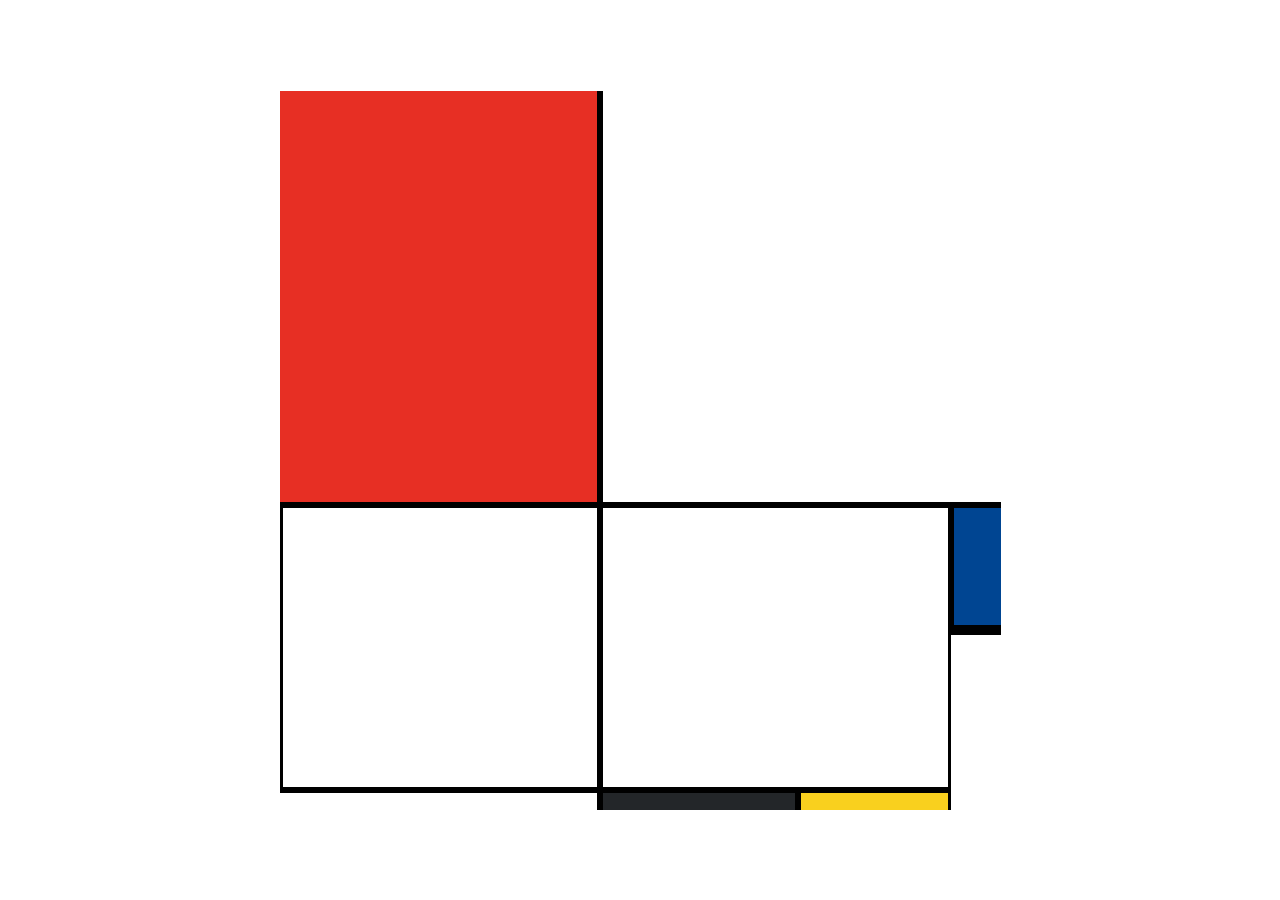
<file: assets/10.3 Mondrian Project/index.html>
<!DOCTYPE html>
<html lang="en">

<head>
  <meta charset="UTF-8">
  <meta name="viewport" content="width=device-width, initial-scale=1.0">
  <title>Mondrian Project</title>
  <style>
    body{
      display: flex;
      justify-content: center;
      align-items: center;
      height: 100vh;
      margin: 0;
      padding: 0; }
    .grid-container{
      display: grid;
      grid-template-columns: 320px 198px 153px 50px;
      grid-template-rows: 414px 130px 155px 20px ;
      
    }
    .grid-item-1{
      background-color: #E72F24;
      border: solid black;
      border-left: 50px;
      border-top: 50px ;
    }
    .grid-item-2{
      border: solid;
      grid-column: 2 / 5;
      border-right: 50px;
      border-top: 50px ;
    }
    .grid-item-3{
      border: solid black;
      grid-row: 2 / 4;
    }
    .grid-item-4{
      border: solid black;
      grid-row: 2 / 4;
      grid-column: 2 / 4;
    }
    .grid-item-5{
      border: solid black;
      grid-row: 2;
      border-bottom-width: 10px;
      background-color:#004592 ;
      grid-column: 4 / 5 ; 
      border-right: 50px;
    }
    .grid-item-6{
      border: solid black;
      grid-row: 4;
      border-bottom: 50px;
      border-left: 50px;
    }
    .grid-item-7{
      border: solid black;
      background-color: #F9D01E;
      grid-row: 4;
      grid-column: 3 ;
      border-bottom: 50px;
    }
    .grid-item-8{
      border: solid black;
      background-color:#232629 ;
      grid-row: 4;
      border-bottom: 50px;
    }
  </style>
</head>

<body>
<div class="grid-container">
  <div class="grid-item-1"></div>
  <div class="grid-item-2"></div>
  <div class="grid-item-3"></div>
  <div class="grid-item-4"></div>
  <div class="grid-item-5"></div>
  <div class="grid-item-6"></div>
  <div class="grid-item-7"></div>
  <div class="grid-item-8"></div>
</div>
</body>

</html>
</file>
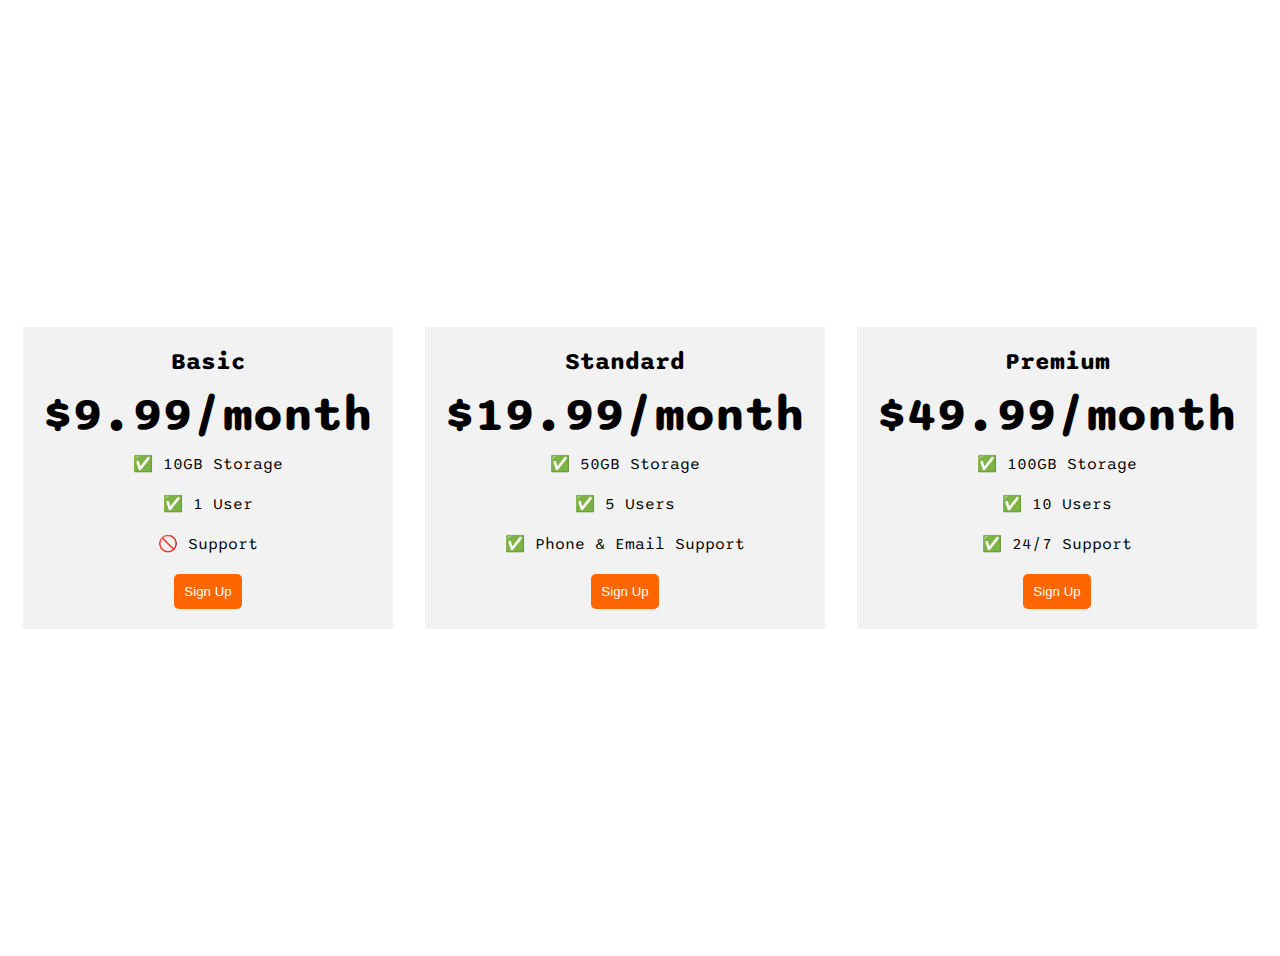
<file: assets/9.4+Flexbox+Pricing+Table+Project/index.html>
<!DOCTYPE html>
<html>
  <head>
    <title>Flexbox Pricing Table</title>
    <link rel="preconnect" href="https://fonts.googleapis.com" />
    <link rel="preconnect" href="https://fonts.gstatic.com" crossorigin />
    <link
      href="https://fonts.googleapis.com/css2?family=Sono:wght@400;700&display=swap"
      rel="stylesheet"
    />
    <style>
      body {
        font-family: "Sono", sans-serif;
      }

      /* Hint: What can you do with a media query and flexbox? */
        .pricing-container{
          display: flex ;
          justify-content : center ;
          align-items: center;
          height: 100vh;
          gap: 2rem;
          padding: 20px;
        }
        .pricing-plan {
          background-color: hsl(0, 0%, 95%);
          text-align: center;
          flex: 1;
          max-width: 400px;
          padding: 20px;
        }
        .plan-title{
          font-weight: bold;
          font-size: 24px;
          margin-bottom: 10px;
        }
        .plan-price {
          text-align: center;
          font-weight: bolder;
          font-size: 48px;
          margin-bottom: 10px;
        }
        .plan-button{
        border: none;
        background-color: #ff6600 ;
        color: white; 
        border-radius: 5px;
        padding: 10px;
        }
        .plan-features{
          list-style: none;
          padding: 0%;
          margin: 0%;
        }
        .plan-features li{
          margin-bottom: 20px;
        }
        @media (max-width: 1250px){
          .pricing-container{
            flex-direction: column;
            height: 100%;
          }
        }
     
    </style>
  </head>

  <body>
    <div class="pricing-container">
      <div class="pricing-plan">
        <div class="plan-title">Basic</div>
        <div class="plan-price">$9.99/month</div>
        <ul class="plan-features">
          <li>✅ 10GB Storage</li>
          <li>✅ 1 User</li>
          <li>🚫 Support</li>
        </ul>
        <button class="plan-button">Sign Up</button>
      </div>
      <div class="pricing-plan">
        <div class="plan-title">Standard</div>
        <div class="plan-price">$19.99/month</div>
        <ul class="plan-features">
          <li>✅ 50GB Storage</li>
          <li>✅ 5 Users</li>
          <li>✅ Phone &amp; Email Support</li>
        </ul>
        <button class="plan-button">Sign Up</button>
      </div>
      <div class="pricing-plan">
        <div class="plan-title">Premium</div>
        <div class="plan-price">$49.99/month</div>
        <ul class="plan-features">
          <li>✅ 100GB Storage</li>
          <li>✅ 10 Users</li>
          <li>✅ 24/7 Support</li>
        </ul>
        <button class="plan-button">Sign Up</button>
      </div>
    </div>
  </body>
</html>
</file>
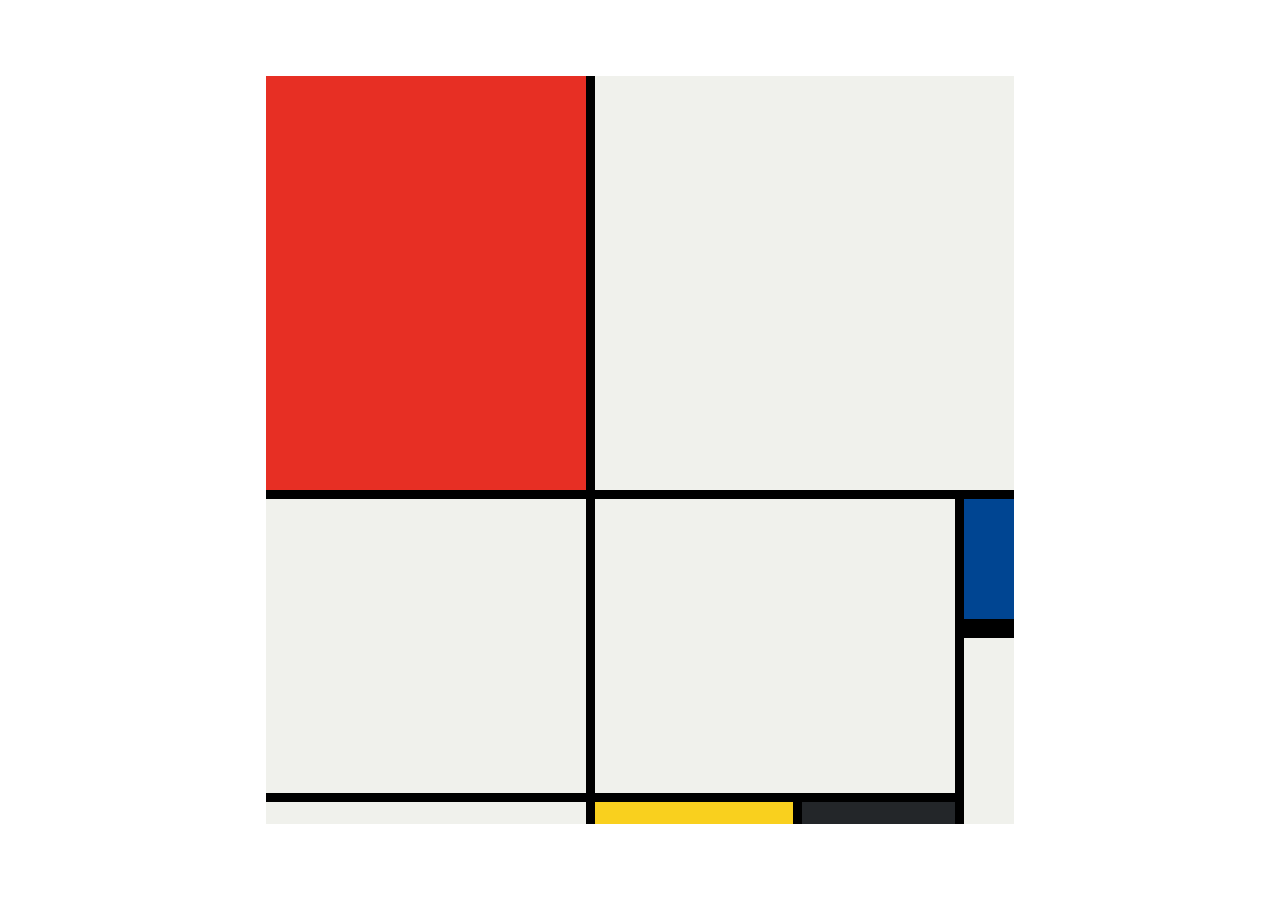
<file: assets/10.3 Mondrian Project/solution.html>
<!DOCTYPE html>
<html lang="en">

<head>
  <meta charset="UTF-8">
  <meta name="viewport" content="width=device-width, initial-scale=1.0">
  <title>Mondrian Project</title>
  <style>
    /* 
    Write your CSS here 
    Line Colour: #000
    White: #F0F1EC
    Red: #E72F24
    Black: #232629
    Blue: #004592
    Yellow: #F9D01E
    */
    body {
      display: flex;
      justify-content: center;
      
      align-items: center;
      height: 100vh;
      margin: 0;
      padding: 0;
    }

    .container {
      height: 748px;
      width: 748px;
      display: grid;
      background-color: #000;
      grid-template-columns: 320px 198px 153px 50px;
      grid-template-rows: 414px 130px 155px 22px;
      gap: 9px;
    }

    .item {
      background-color: #F0F1EC;
    }

    .red {
      background-color: #E72F24;
    }

    .white1 {
      grid-column: span 3;
    }

    .white2 {
      grid-row: span 2;
    }

    .white3 {
      grid-area: 2 / 2 / 4 /4
    }

    .blue {
      background-color: #004592;
      border-bottom: 10px solid #000;
    }

    .white4 {
      grid-row: span 2;
    }

    .yellow {
      background-color: #F9D01E;
    }

    .black {
      background-color: #232629;
    }
  </style>
</head>

<body>
  <!-- Write your HTML here -->

  <div class="container">
    <div class="item red"></div>
    <div class="item white1"></div>
    <div class="item white2"></div>
    <div class="item white3"></div>

    <div class="item blue"></div>
    <div class="item white4"></div>

    <div class="item"></div>
    <div class="item yellow"></div>
    <div class="item black"></div>
  </div>
</body>

</html>
</file>
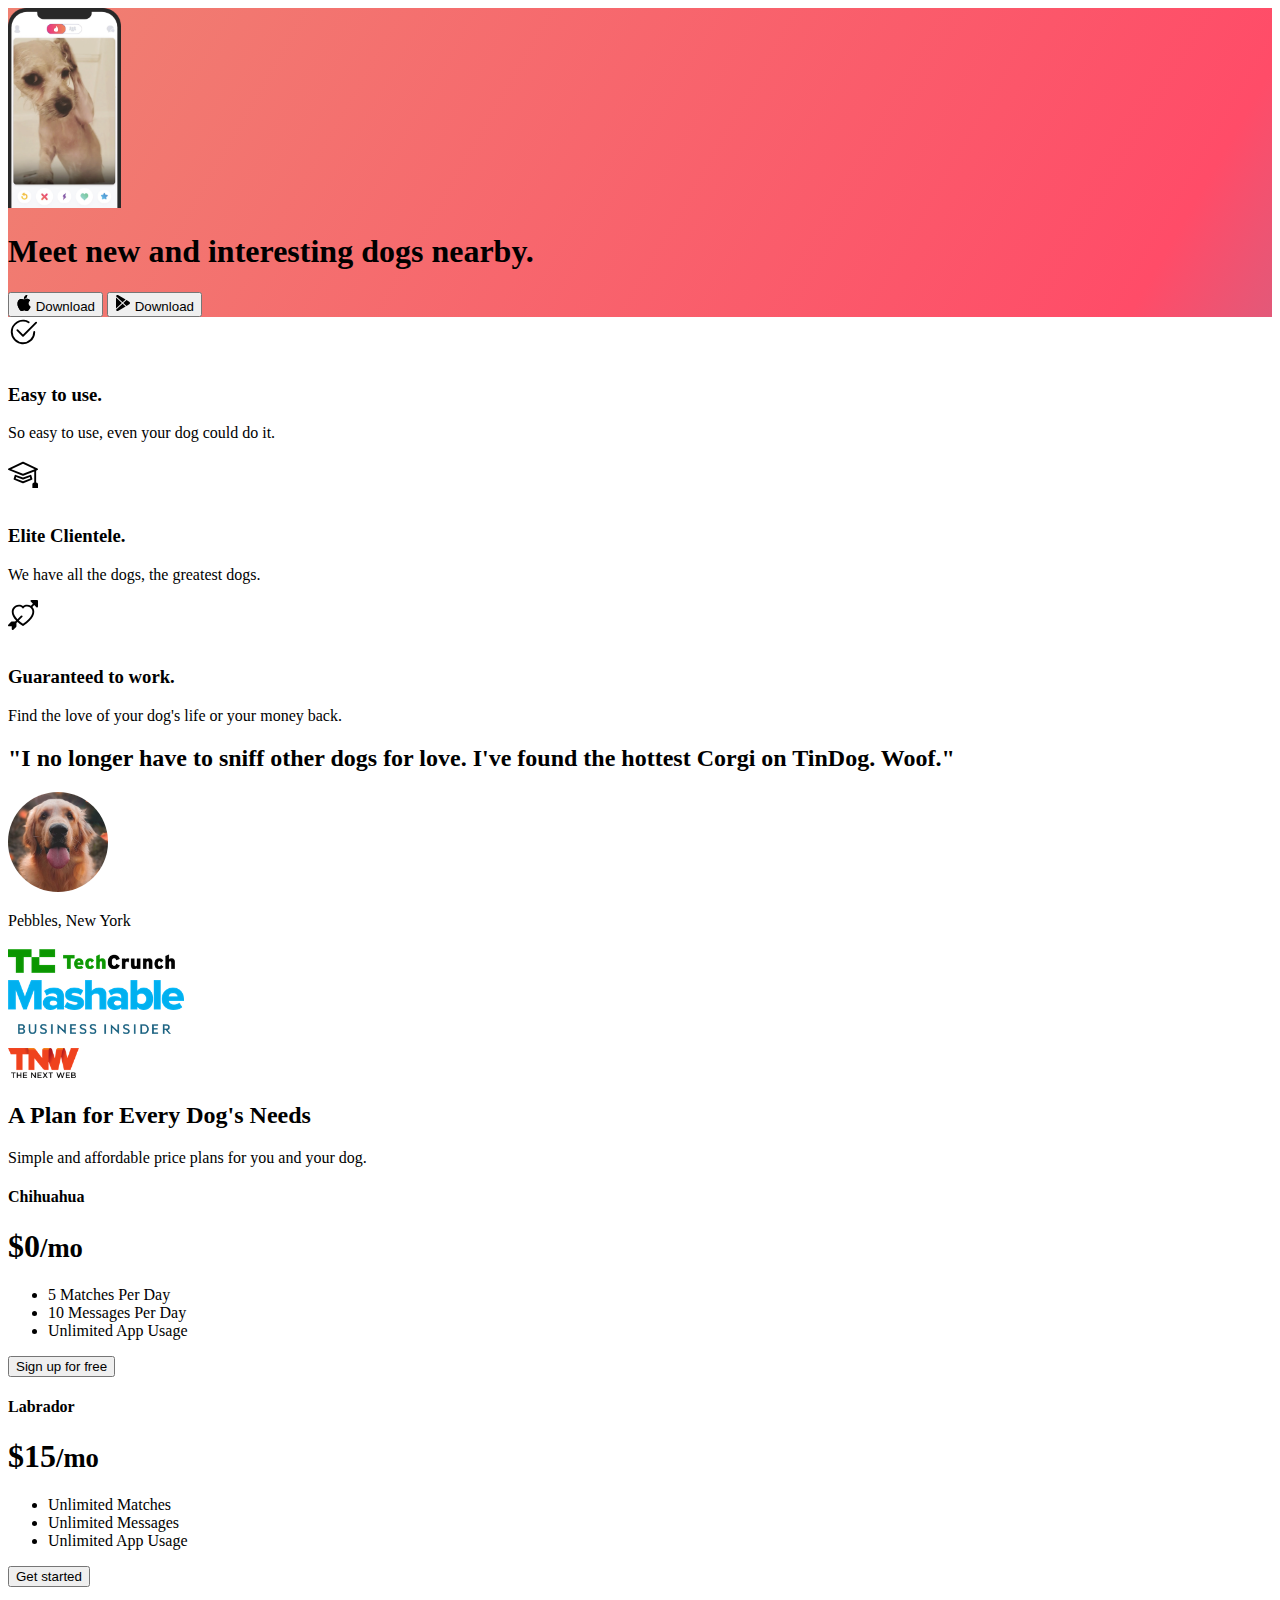
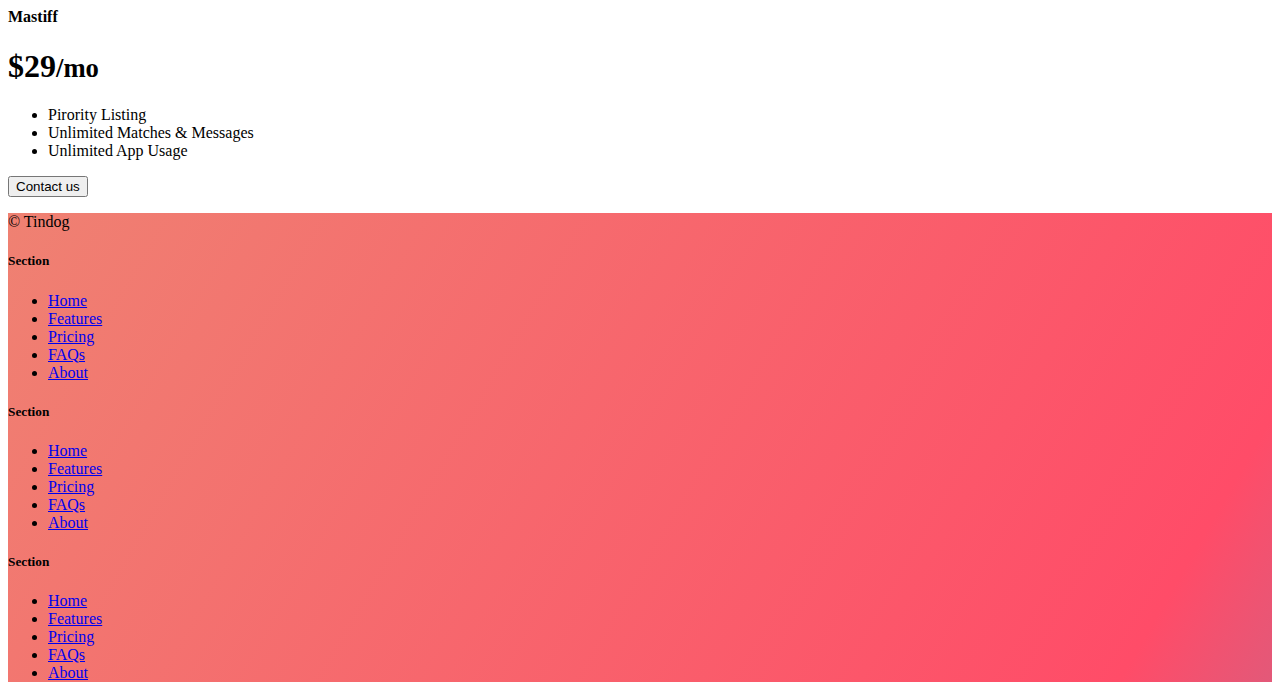
<file: assets/11.3 TinDog Project/solution.html>
<!DOCTYPE html>
<html lang="en">

<head>
  <meta charset="UTF-8">
  <meta name="viewport" content="width=device-width, initial-scale=1.0">
  <title>TinDog</title>
  <link href="https://cdn.jsdelivr.net/npm/bootstrap@5.3.0-alpha3/dist/css/bootstrap.min.css" rel="stylesheet"
    integrity="sha384-KK94CHFLLe+nY2dmCWGMq91rCGa5gtU4mk92HdvYe+M/SXH301p5ILy+dN9+nJOZ" crossorigin="anonymous">
  <link rel="stylesheet" href="./css/solution.css">
</head>

<body>


  <!-- Title -->
  <section id="title" class="gradient-background">

    <div class="container col-xxl-8 px-4 pt-5">
      <div class="row flex-lg-row-reverse align-items-center g-5 pt-5">
        <div class="col-10 col-sm-8 col-lg-6">
          <img src="./images/iphone.png" class="d-block mx-lg-auto img-fluid" alt="Bootstrap Themes" height="200"
            loading="lazy">
        </div>
        <div class="col-lg-6">
          <h1 class="display-5 fw-bold text-body-emphasis lh-1 mb-3">Meet new and interesting dogs nearby.</h1>

          <div class="d-grid gap-2 d-md-flex justify-content-md-start">
            <button type="button" class="btn btn-light btn-lg px-4 me-md-2"><svg xmlns="http://www.w3.org/2000/svg"
                width="16" height="16" fill="currentColor" class="bi bi-apple mb-1" viewBox="0 0 16 16">
                <path
                  d="M11.182.008C11.148-.03 9.923.023 8.857 1.18c-1.066 1.156-.902 2.482-.878 2.516.024.034 1.52.087 2.475-1.258.955-1.345.762-2.391.728-2.43Zm3.314 11.733c-.048-.096-2.325-1.234-2.113-3.422.212-2.189 1.675-2.789 1.698-2.854.023-.065-.597-.79-1.254-1.157a3.692 3.692 0 0 0-1.563-.434c-.108-.003-.483-.095-1.254.116-.508.139-1.653.589-1.968.607-.316.018-1.256-.522-2.267-.665-.647-.125-1.333.131-1.824.328-.49.196-1.422.754-2.074 2.237-.652 1.482-.311 3.83-.067 4.56.244.729.625 1.924 1.273 2.796.576.984 1.34 1.667 1.659 1.899.319.232 1.219.386 1.843.067.502-.308 1.408-.485 1.766-.472.357.013 1.061.154 1.782.539.571.197 1.111.115 1.652-.105.541-.221 1.324-1.059 2.238-2.758.347-.79.505-1.217.473-1.282Z" />
                <path
                  d="M11.182.008C11.148-.03 9.923.023 8.857 1.18c-1.066 1.156-.902 2.482-.878 2.516.024.034 1.52.087 2.475-1.258.955-1.345.762-2.391.728-2.43Zm3.314 11.733c-.048-.096-2.325-1.234-2.113-3.422.212-2.189 1.675-2.789 1.698-2.854.023-.065-.597-.79-1.254-1.157a3.692 3.692 0 0 0-1.563-.434c-.108-.003-.483-.095-1.254.116-.508.139-1.653.589-1.968.607-.316.018-1.256-.522-2.267-.665-.647-.125-1.333.131-1.824.328-.49.196-1.422.754-2.074 2.237-.652 1.482-.311 3.83-.067 4.56.244.729.625 1.924 1.273 2.796.576.984 1.34 1.667 1.659 1.899.319.232 1.219.386 1.843.067.502-.308 1.408-.485 1.766-.472.357.013 1.061.154 1.782.539.571.197 1.111.115 1.652-.105.541-.221 1.324-1.059 2.238-2.758.347-.79.505-1.217.473-1.282Z" />
              </svg> Download</button>
            <button type="button" class="btn btn-outline-light btn-lg px-4"><svg xmlns="http://www.w3.org/2000/svg"
                width="16" height="16" fill="currentColor" class="bi bi-google-play mb-1" viewBox="0 0 16 16">
                <path
                  d="M14.222 9.374c1.037-.61 1.037-2.137 0-2.748L11.528 5.04 8.32 8l3.207 2.96 2.694-1.586Zm-3.595 2.116L7.583 8.68 1.03 14.73c.201 1.029 1.36 1.61 2.303 1.055l7.294-4.295ZM1 13.396V2.603L6.846 8 1 13.396ZM1.03 1.27l6.553 6.05 3.044-2.81L3.333.215C2.39-.341 1.231.24 1.03 1.27Z" />
              </svg> Download</button>
          </div>
        </div>
      </div>
    </div>
  </section>
  <!-- Features -->
  <section id="features">
    <div class="container mt-5">
      <div class="row g-4 py-5 row-cols-1 row-cols-lg-3">
        <div class="col d-flex align-items-start">
          <div
            class="icon-square text-body-emphasis bg-body-secondary d-inline-flex align-items-center justify-content-center fs-4 flex-shrink-0 me-3">
            <svg xmlns="http://www.w3.org/2000/svg" height="30" fill="currentColor" class="bi bi-check2-circle"
              viewBox="0 0 16 16">
              <path
                d="M2.5 8a5.5 5.5 0 0 1 8.25-4.764.5.5 0 0 0 .5-.866A6.5 6.5 0 1 0 14.5 8a.5.5 0 0 0-1 0 5.5 5.5 0 1 1-11 0z" />
              <path
                d="M15.354 3.354a.5.5 0 0 0-.708-.708L8 9.293 5.354 6.646a.5.5 0 1 0-.708.708l3 3a.5.5 0 0 0 .708 0l7-7z" />
            </svg>
          </div>
          <div>
            <h3 class="fs-2">Easy to use.</h3>
            <p>So easy to use, even your dog could do it.</p>

          </div>
        </div>
        <div class="col d-flex align-items-start">
          <div
            class="icon-square text-body-emphasis bg-body-secondary d-inline-flex align-items-center justify-content-center fs-4 flex-shrink-0 me-3">
            <svg xmlns="http://www.w3.org/2000/svg" height="30" fill="currentColor" class="bi bi-mortarboard"
              viewBox="0 0 16 16">
              <path
                d="M8.211 2.047a.5.5 0 0 0-.422 0l-7.5 3.5a.5.5 0 0 0 .025.917l7.5 3a.5.5 0 0 0 .372 0L14 7.14V13a1 1 0 0 0-1 1v2h3v-2a1 1 0 0 0-1-1V6.739l.686-.275a.5.5 0 0 0 .025-.917l-7.5-3.5ZM8 8.46 1.758 5.965 8 3.052l6.242 2.913L8 8.46Z" />
              <path
                d="M4.176 9.032a.5.5 0 0 0-.656.327l-.5 1.7a.5.5 0 0 0 .294.605l4.5 1.8a.5.5 0 0 0 .372 0l4.5-1.8a.5.5 0 0 0 .294-.605l-.5-1.7a.5.5 0 0 0-.656-.327L8 10.466 4.176 9.032Zm-.068 1.873.22-.748 3.496 1.311a.5.5 0 0 0 .352 0l3.496-1.311.22.748L8 12.46l-3.892-1.556Z" />
            </svg>
          </div>
          <div>
            <h3 class="fs-2">Elite Clientele.</h3>
            <p>We have all the dogs, the greatest dogs.</p>

          </div>
        </div>
        <div class="col d-flex align-items-start">
          <div
            class="icon-square text-body-emphasis bg-body-secondary d-inline-flex align-items-center justify-content-center fs-4 flex-shrink-0 me-3">
            <svg xmlns="http://www.w3.org/2000/svg" height="30" fill="currentColor" class="bi bi-arrow-through-heart"
              viewBox="0 0 16 16">
              <path fill-rule="evenodd"
                d="M2.854 15.854A.5.5 0 0 1 2 15.5V14H.5a.5.5 0 0 1-.354-.854l1.5-1.5A.5.5 0 0 1 2 11.5h1.793l.53-.53c-.771-.802-1.328-1.58-1.704-2.32-.798-1.575-.775-2.996-.213-4.092C3.426 2.565 6.18 1.809 8 3.233c1.25-.98 2.944-.928 4.212-.152L13.292 2 12.147.854A.5.5 0 0 1 12.5 0h3a.5.5 0 0 1 .5.5v3a.5.5 0 0 1-.854.354L14 2.707l-1.006 1.006c.236.248.44.531.6.845.562 1.096.585 2.517-.213 4.092-.793 1.563-2.395 3.288-5.105 5.08L8 13.912l-.276-.182a21.86 21.86 0 0 1-2.685-2.062l-.539.54V14a.5.5 0 0 1-.146.354l-1.5 1.5Zm2.893-4.894A20.419 20.419 0 0 0 8 12.71c2.456-1.666 3.827-3.207 4.489-4.512.679-1.34.607-2.42.215-3.185-.817-1.595-3.087-2.054-4.346-.761L8 4.62l-.358-.368c-1.259-1.293-3.53-.834-4.346.761-.392.766-.464 1.845.215 3.185.323.636.815 1.33 1.519 2.065l1.866-1.867a.5.5 0 1 1 .708.708L5.747 10.96Z" />
            </svg>
          </div>
          <div>
            <h3 class="fs-2">Guaranteed to work.</h3>
            <p>Find the love of your dog's life or your money back.</p>

          </div>
        </div>
      </div>
    </div>
  </section>
  <!-- Testimonial -->
  <section id="testimonial">
    <div class="my-5">
      <div class="p-5 text-center bg-body-tertiary">
        <div class="container py-5">
          <h2 class="text-body-emphasis">"I no longer have to sniff other dogs for love. I've found the hottest Corgi on
            TinDog. Woof."</h2>
          <img class="profile-img mt-5" src="./images/dog-img.jpg" alt="dog image">
          <p class="col-lg-8 mx-auto lead mt-2">
            Pebbles, New York
          </p>
        </div>

        <div class="container">
          <div class="row">
            <div class="col-lg-3 col-sm-12">
              <img src="./images/techcrunch.png" alt="techcrunch" height="30">
            </div>
            <div class="col-lg-3 col-sm-12">
              <img src="./images/mashable.png" alt="mashable" height="30">
            </div>
            <div class="col-lg-3 col-sm-12">
              <img src="./images/bizinsider.png" alt="bizinsider" height="30">
            </div>
            <div class="col-lg-3 col-sm-12">
              <img src="./images/tnw.png" alt="tnw" height="30">
            </div>
          </div>
        </div>
      </div>
    </div>
  </section>
  <!-- Pricing -->
  <section id="pricing">
    <div class="container">
      <div class="pricing-header p-3 pb-md-4 mx-auto text-center">
        <h2 class="display-4 fw-normal">A Plan for Every Dog's Needs</h2>
        <p class="fs-5 text-body-secondary">Simple and affordable price plans for you and your dog.
      </div>
      <div class="row row-cols-1 row-cols-md-3 mb-3 text-center">
        <div class="col">
          <div class="card mb-4 rounded-3 shadow-sm">
            <div class="card-header py-3">
              <h4 class="my-0 fw-normal">Chihuahua</h4>
            </div>
            <div class="card-body">
              <h1 class="card-title pricing-card-title">$0<small class="text-body-secondary fw-light">/mo</small></h1>
              <ul class="list-unstyled mt-3 mb-4">
                <li>5 Matches Per Day</li>
                <li>10 Messages Per Day</li>
                <li>Unlimited App Usage</li>
              </ul>
              <button type="button" class="w-100 btn btn-lg btn-outline-dark">Sign up for free</button>
            </div>
          </div>
        </div>
        <div class="col">
          <div class="card mb-4 rounded-3 shadow-sm">
            <div class="card-header py-3">
              <h4 class="my-0 fw-normal">Labrador</h4>
            </div>
            <div class="card-body">
              <h1 class="card-title pricing-card-title">$15<small class="text-body-secondary fw-light">/mo</small></h1>
              <ul class="list-unstyled mt-3 mb-4">
                <li>Unlimited Matches</li>
                <li>Unlimited Messages</li>
                <li>Unlimited App Usage</li>
              </ul>
              <button type="button" class="w-100 btn btn-lg btn-dark">Get started</button>
            </div>
          </div>
        </div>
        <div class="col">
          <div class="card mb-4 rounded-3 shadow-sm border-dark">
            <div class="card-header py-3 text-bg-dark border-dark">
              <h4 class="my-0 fw-normal">Mastiff</h4>
            </div>
            <div class="card-body">
              <h1 class="card-title pricing-card-title">$29<small class="text-body-secondary fw-light">/mo</small></h1>
              <ul class="list-unstyled mt-3 mb-4">
                <li>Pirority Listing</li>
                <li>Unlimited Matches & Messages</li>
                <li>Unlimited App Usage</li>
              </ul>
              <button type="button" class="w-100 btn btn-lg btn-dark">Contact us</button>
            </div>
          </div>
        </div>
      </div>
    </div>
  </section>
  <!-- Footer -->
  <section id="contact" class="gradient-background">
    <div class="container ">
      <footer class="row row-cols-1 row-cols-sm-2 row-cols-md-5 py-5 mt-5 border-top">
        <div class="col mb-3">

          <p class="text-body-secondary">© Tindog</p>
        </div>

        <div class="col mb-3">

        </div>

        <div class="col mb-3">
          <h5>Section</h5>
          <ul class="nav flex-column">
            <li class="nav-item mb-2"><a href="#" class="nav-link p-0 text-body-secondary">Home</a></li>
            <li class="nav-item mb-2"><a href="#" class="nav-link p-0 text-body-secondary">Features</a></li>
            <li class="nav-item mb-2"><a href="#" class="nav-link p-0 text-body-secondary">Pricing</a></li>
            <li class="nav-item mb-2"><a href="#" class="nav-link p-0 text-body-secondary">FAQs</a></li>
            <li class="nav-item mb-2"><a href="#" class="nav-link p-0 text-body-secondary">About</a></li>
          </ul>
        </div>

        <div class="col mb-3">
          <h5>Section</h5>
          <ul class="nav flex-column">
            <li class="nav-item mb-2"><a href="#" class="nav-link p-0 text-body-secondary">Home</a></li>
            <li class="nav-item mb-2"><a href="#" class="nav-link p-0 text-body-secondary">Features</a></li>
            <li class="nav-item mb-2"><a href="#" class="nav-link p-0 text-body-secondary">Pricing</a></li>
            <li class="nav-item mb-2"><a href="#" class="nav-link p-0 text-body-secondary">FAQs</a></li>
            <li class="nav-item mb-2"><a href="#" class="nav-link p-0 text-body-secondary">About</a></li>
          </ul>
        </div>

        <div class="col mb-3">
          <h5>Section</h5>
          <ul class="nav flex-column">
            <li class="nav-item mb-2"><a href="#" class="nav-link p-0 text-body-secondary">Home</a></li>
            <li class="nav-item mb-2"><a href="#" class="nav-link p-0 text-body-secondary">Features</a></li>
            <li class="nav-item mb-2"><a href="#" class="nav-link p-0 text-body-secondary">Pricing</a></li>
            <li class="nav-item mb-2"><a href="#" class="nav-link p-0 text-body-secondary">FAQs</a></li>
            <li class="nav-item mb-2"><a href="#" class="nav-link p-0 text-body-secondary">About</a></li>
          </ul>
        </div>
      </footer>
    </div>
  </section>
</body>

</html>
</file>
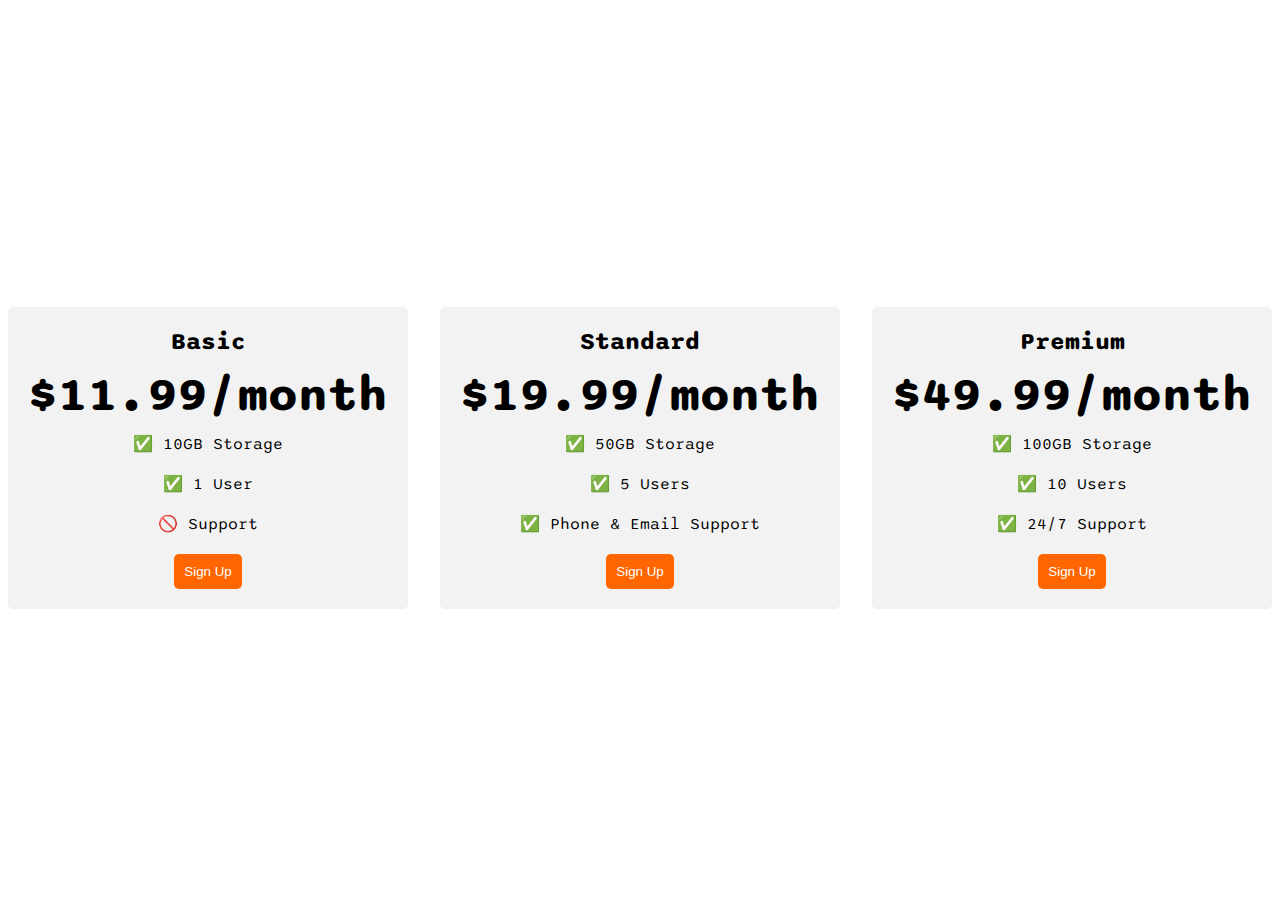
<file: assets/9.4+Flexbox+Pricing+Table+Project/solution.html>
<!DOCTYPE html>
<html>

<head>
  <title>Flexbox Pricing Table</title>
  <link rel="preconnect" href="https://fonts.googleapis.com">
  <link rel="preconnect" href="https://fonts.gstatic.com" crossorigin>
  <link href="https://fonts.googleapis.com/css2?family=Sono:wght@400;700&display=swap" rel="stylesheet">
  <style>
    body {
      font-family: 'Sono', sans-serif;
    }

    .pricing-container {
      display: flex;
      justify-content: center;
      align-items: center;
      height: 100vh;
      gap: 2rem;
    }

    .pricing-plan {
      flex: 1;
      max-width: 400px;
      padding: 20px;
      background-color: hsl(0, 0%, 95%);
      border-radius: 5px;
      text-align: center;
    }

    .plan-title {
      font-size: 24px;
      font-weight: bold;
      margin-bottom: 10px;
    }

    .plan-price {
      font-size: 48px;
      font-weight: bold;
      margin-bottom: 10px;
    }

    .plan-features {
      list-style: none;
      padding: 0;
      margin: 0;
    }

    .plan-features li {
      margin-bottom: 20px;
    }

    .plan-button {
      padding: 10px;
      background-color: #ff6600;
      color: #fff;
      border-radius: 5px;
      border: none;
    }

    @media (max-width: 1250px) {
      .pricing-container {
        flex-direction: column;
        height: 100%;
      }
    }
  </style>
</head>

<body>
  <div class="pricing-container">
    <div class="pricing-plan">
      <div class="plan-title">Basic</div>
      <div class="plan-price">$11.99/month</div>
      <ul class="plan-features">
        <li>✅ 10GB Storage</li>
        <li>✅ 1 User</li>
        <li>🚫 Support</li>
      </ul>
      <button class="plan-button">Sign Up</a>
    </div>
    <div class="pricing-plan">
      <div class="plan-title">Standard</div>
      <div class="plan-price">$19.99/month</div>
      <ul class="plan-features">
        <li>✅ 50GB Storage</li>
        <li>✅ 5 Users</li>
        <li>✅ Phone &amp; Email Support</li>
      </ul>
      <button class="plan-button">Sign Up</a>
    </div>
    <div class="pricing-plan">
      <div class="plan-title">Premium</div>
      <div class="plan-price">$49.99/month</div>
      <ul class="plan-features">
        <li>✅ 100GB Storage</li>
        <li>✅ 10 Users</li>
        <li>✅ 24/7 Support</li>
      </ul>
      <button class="plan-button">Sign Up</a>
    </div>
  </div>

</body>

</html>
</file>
<file: assets/11.3 TinDog Project/css/solution.css>
.gradient-background {
  background: linear-gradient(300deg, #00bfff, #ff4c68, #ef8172);
  background-size: 180% 180%;
  animation: gradient-animation 18s ease infinite;
}

@keyframes gradient-animation {
  0% {
    background-position: 0% 50%;
  }
  50% {
    background-position: 100% 50%;
  }
  100% {
    background-position: 0% 50%;
  }
}

.icon-square {
  width: 3rem;
  height: 3rem;
  border-radius: 0.75rem;
}

.profile-img {
  border-radius: 50%;
  height: 100px;
}
</file>
